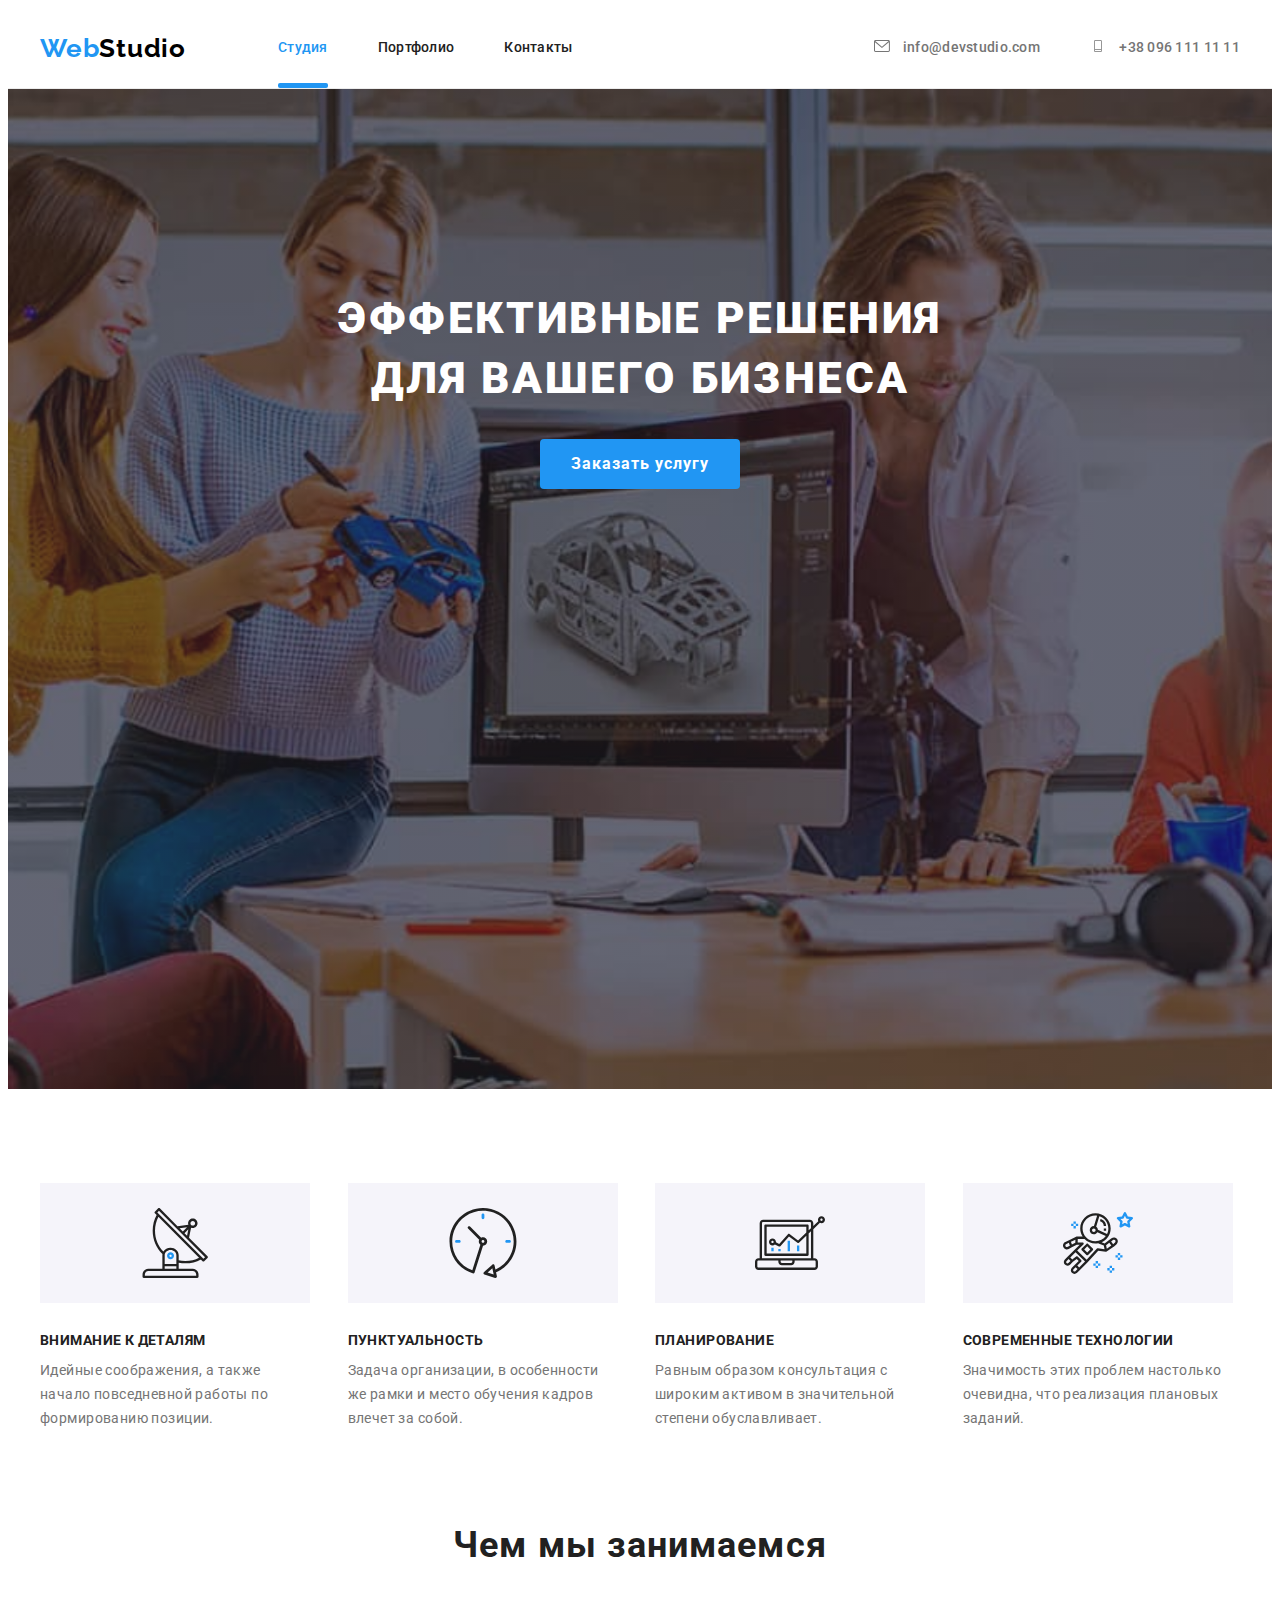
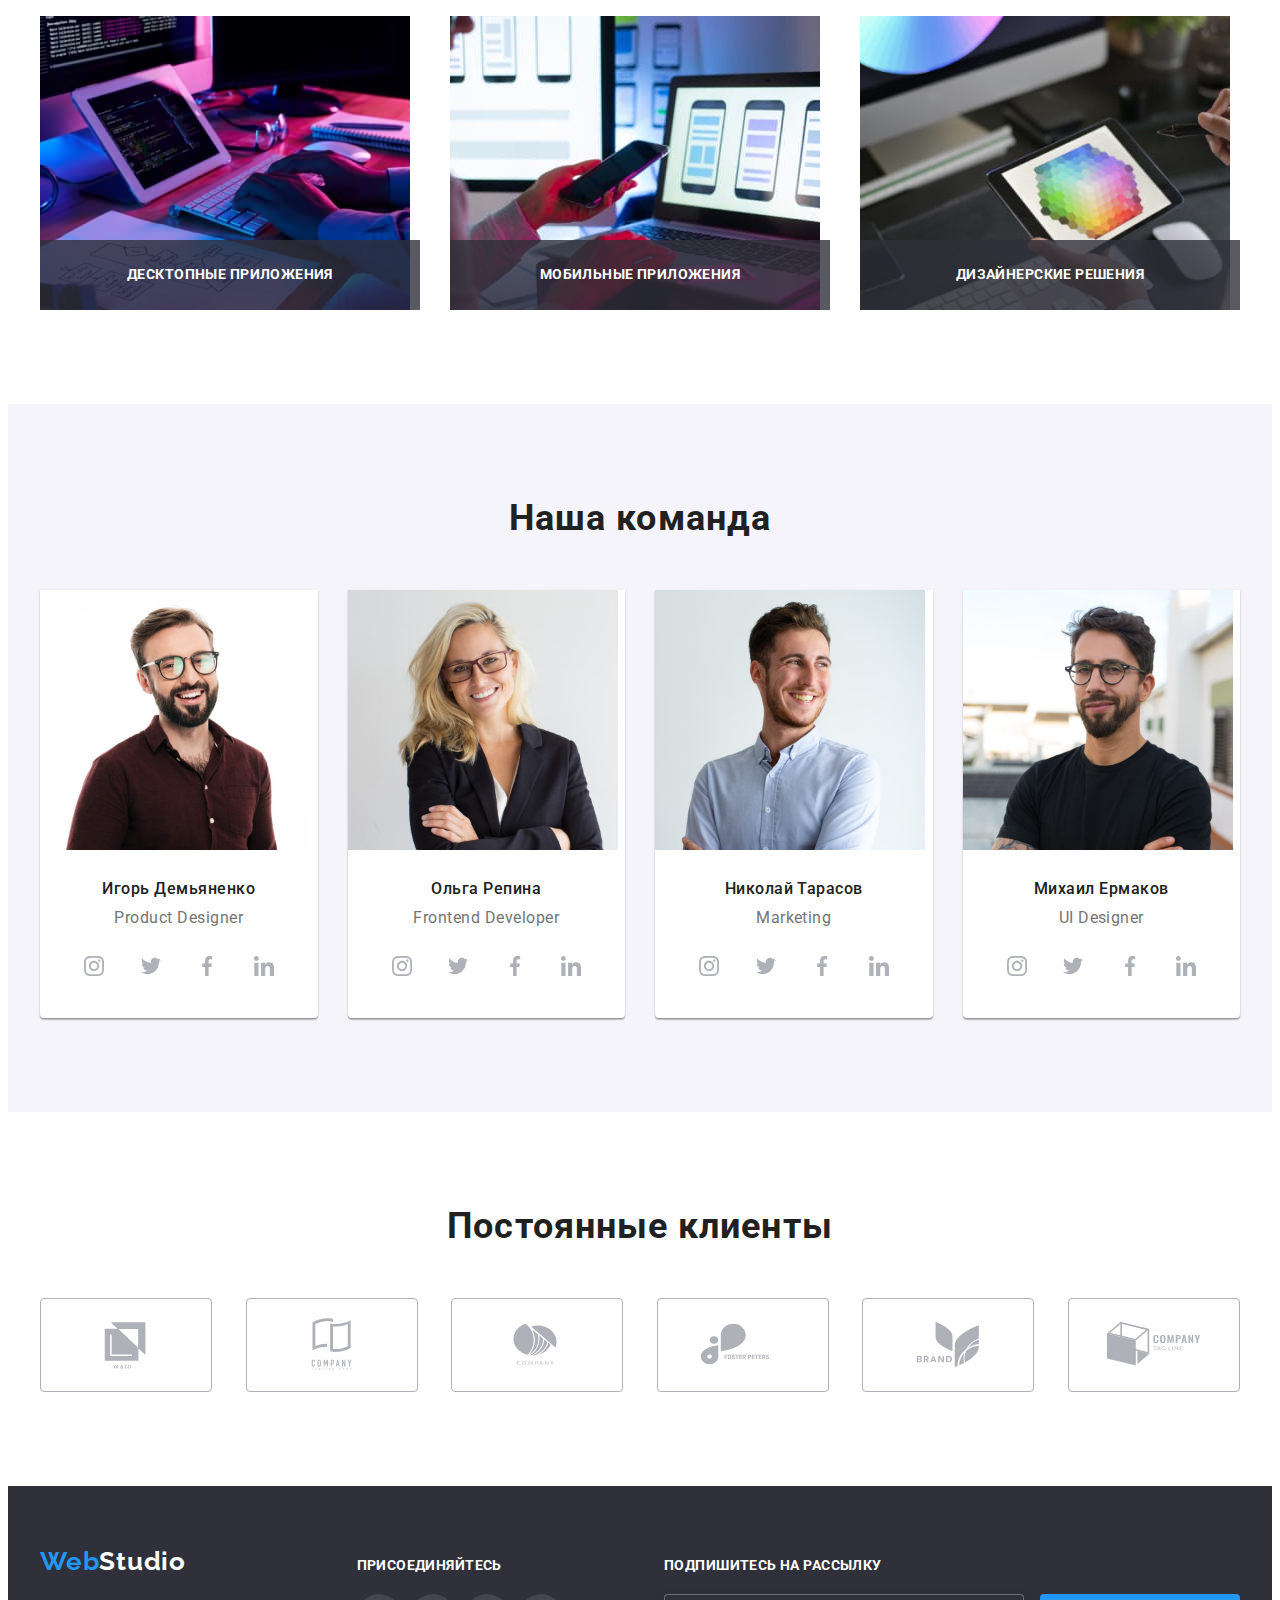
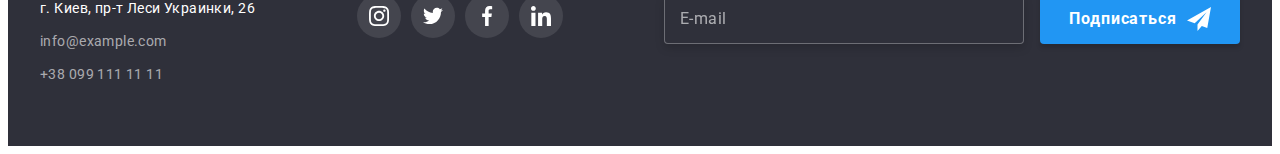
<file: index.html>
<!DOCTYPE html>
<html lang="ru">
  <head>
    <meta charset="UTF-8" />
    <meta http-equiv="X-UA-Compatible" content="IE=edge" />
    <meta name="viewport" content="width=device-width, initial-scale=1.0" />
    <link rel="preconnect" href="https://fonts.googleapis.com" />
    <link rel="preconnect" href="https://fonts.gstatic.com" crossorigin />
    <link
      href="https://fonts.googleapis.com/css2?family=Raleway:wght@700&family=Roboto:wght@400;500;700;900&display=swap"
      rel="stylesheet"
    />
    <link
      rel="stylesheet"
      href="https://cdnjs.cloudflare.com/ajax/libs/modern-normalize/1.1.0/modern-normalize.min.css"
      integrity="sha512-wpPYUAdjBVSE4KJnH1VR1HeZfpl1ub8YT/NKx4PuQ5NmX2tKuGu6U/JRp5y+Y8XG2tV+wKQpNHVUX03MfMFn9Q=="
      crossorigin="anonymous"
      referrerpolicy="no-referrer"
    />
    <link rel="stylesheet" href="./css/styles.css" />
    <title>WebStudio</title>
  </head>
  <body>
    <!-- Шапка страницы -->
    <header class="header-section">
      <div class="conteiner header-conteiner">
        <nav class="site-nav">
          <a class="logo link" href="./index.html" lang="en"
            >Web<span class="logo-black" lang="en">Studio</span>
          </a>
          <ul class="list site-nav-list">
            <li class="nav-list-item">
              <a href="./index.html" class="nav-link link current">Студия</a>
            </li>
            <li class="nav-list-item">
              <a href="./portfolio.html" class="nav-link link">Портфолио</a>
            </li>
            <li class="nav-list-item"><a href="" class="nav-link link">Контакты</a></li>
          </ul>
        </nav>
        <!-- Емейл и телефон -->
        <a href="mailto:info@devstudio.com" class="contacts link">
          <svg class="contacts-icon" width="16" height="12">
            <use href="./images/icons.svg#icon-header-letter"></use>
          </svg>
          info@devstudio.com
        </a>
        <a href="tel:+380961111111" class="contacts link">
          <svg class="contacts-icon" width="16" height="12">
            <use href="./images/icons.svg#icon-header-phone"></use>
          </svg>
          +38 096 111 11 11
        </a>
      </div>
    </header>

    <!-- Баннер -->
    <section class="hero">
      <h1 class="hero-title">
        Эффективные решения <br />
        для вашего бизнеса
      </h1>
      <button type="button" class="hero-button" data-modal-open>Заказать услугу</button>
    </section>
    <!-- Уникальный контент страницы -->
    <main>
      <!-- Преимущества -->
      <section class="benefits-section section">
        <div class="conteiner">
          <h2 class="visually-hidden">Преимущества</h2>
          <ul class="list benefits-section-list">
            <li class="benefits-section-item">
              <div class="benefits-section-icon-sector">
                <svg class="benefits-section-icon" width="70" height="70">
                  <use href="./images/icons.svg#icon-benefits-antenna"></use>
                </svg>
              </div>
              <h3 class="benefits-title">Внимание к деталям</h3>
              <p class="benefits-text">
                Идейные соображения, а также начало повседневной работы по формированию позиции.
              </p>
            </li>
            <li class="benefits-section-item">
              <div class="benefits-section-icon-sector">
                <svg class="benefits-section-icon" width="70" height="70">
                  <use href="./images/icons.svg#icon-benefits-clock"></use>
                </svg>
              </div>
              <h3 class="benefits-title">Пунктуальность</h3>
              <p class="benefits-text">
                Задача организации, в особенности же рамки и место обучения кадров влечет за собой.
              </p>
            </li>
            <li class="benefits-section-item">
              <div class="benefits-section-icon-sector">
                <svg class="benefits-section-icon" width="70" height="70">
                  <use href="./images/icons.svg#icon-benefits-diagram"></use>
                </svg>
              </div>
              <h3 class="benefits-title">Планирование</h3>
              <p class="benefits-text">
                Равным образом консультация с широким активом в значительной степени обуславливает.
              </p>
            </li>
            <li class="benefits-section-item">
              <div class="benefits-section-icon-sector">
                <svg class="benefits-section-icon" width="70" height="70">
                  <use href="./images/icons.svg#icon-benefits-astronaut"></use>
                </svg>
              </div>
              <h3 class="benefits-title">Современные технологии</h3>
              <p class="benefits-text">
                Значимость этих проблем настолько очевидна, что реализация плановых заданий.
              </p>
            </li>
          </ul>
        </div>
      </section>
      <!-- Чем мы занимаемся -->
      <section class="about-us-section section">
        <div class="conteiner">
          <h2 class="about-us-section-title">Чем мы занимаемся</h2>
          <ul class="list about-us-section-list">
            <li class="about-us-section-item">
              <img
                src="./images/main-page/about-us-1.jpg"
                alt="человек программирует за компьютером"
                width="370"
              />
              <p class="about-us-text">Десктопные приложения</p>
            </li>
            <li class="about-us-section-item">
              <img
                src="./images/main-page/about-us-2.jpg"
                alt="человек работает за ноутбуком с телефоном"
                width="370"
              />
              <p class="about-us-text">Мобильные приложения</p>
            </li>
            <li class="about-us-section-item">
              <img
                src="./images/main-page/about-us-3.jpg"
                alt="человек рассматривает цветовую палитру на планшете"
                width="370"
              />
              <p class="about-us-text">Дизайнерские решения</p>
            </li>
          </ul>
        </div>
      </section>
      <!-- Наша команда -->
      <section class="our-team-section section">
        <div class="conteiner">
          <h2 class="our-team-section-title">Наша команда</h2>
          <ul class="list our-team-section-list">
            <li class="member-card">
              <img
                src="./images/main-page/komanda1.jpg"
                alt="мужчина в коричневой рубашке и очках"
                width="270"
              />
              <div class="member-card-information">
                <h3 class="our-team-member-name">Игорь Демьяненко</h3>
                <p class="our-team-position" lang="en">Product Designer</p>
                <ul class="social-list list">
                  <li class="social-list-item">
                    <a class="social-list-link" href="">
                      <svg class="social-list-icon" width="20" height="20">
                        <use href="./images/icons.svg#icon-instagram"></use>
                      </svg>
                    </a>
                  </li>
                  <li class="social-list-item">
                    <a class="social-list-link" href="">
                      <svg class="social-list-icon" width="20" height="20">
                        <use href="./images/icons.svg#icon-twitter"></use>
                      </svg>
                    </a>
                  </li>
                  <li class="social-list-item">
                    <a class="social-list-link" href="">
                      <svg class="social-list-icon" width="20" height="20">
                        <use href="./images/icons.svg#icon-facebook"></use>
                      </svg>
                    </a>
                  </li>
                  <li class="social-list-item">
                    <a class="social-list-link" href="">
                      <svg class="social-list-icon" width="20" height="20">
                        <use href="./images/icons.svg#icon-linkedin"></use>
                      </svg>
                    </a>
                  </li>
                </ul>
              </div>
            </li>
            <li class="member-card">
              <img
                src="./images/main-page/komanda2.jpg"
                alt="женщина в черном пиджаке и очках"
                width="270"
              />
              <div class="member-card-information">
                <h3 class="our-team-member-name">Ольга Репина</h3>
                <p class="our-team-position" lang="en">Frontend Developer</p>
                <ul class="social-list list">
                  <li class="social-list-item">
                    <a class="social-list-link" href="">
                      <svg class="social-list-icon" width="20" height="20">
                        <use href="./images/icons.svg#icon-instagram"></use>
                      </svg>
                    </a>
                  </li>
                  <li class="social-list-item">
                    <a class="social-list-link" href="">
                      <svg class="social-list-icon" width="20" height="20">
                        <use href="./images/icons.svg#icon-twitter"></use>
                      </svg>
                    </a>
                  </li>
                  <li class="social-list-item">
                    <a class="social-list-link" href="">
                      <svg class="social-list-icon" width="20" height="20">
                        <use href="./images/icons.svg#icon-facebook"></use>
                      </svg>
                    </a>
                  </li>
                  <li class="social-list-item">
                    <a class="social-list-link" href="">
                      <svg class="social-list-icon" width="20" height="20">
                        <use href="./images/icons.svg#icon-linkedin"></use>
                      </svg>
                    </a>
                  </li>
                </ul>
              </div>
            </li>
            <li class="member-card">
              <img
                src="./images/main-page/komanda3.jpg"
                alt="мужчина в белой рубашке"
                width="270"
              />
              <div class="member-card-information">
                <h3 class="our-team-member-name">Николай Тарасов</h3>
                <p class="our-team-position" lang="en">Marketing</p>
                <ul class="social-list list">
                  <li class="social-list-item">
                    <a class="social-list-link" href="">
                      <svg class="social-list-icon" width="20" height="20">
                        <use href="./images/icons.svg#icon-instagram"></use>
                      </svg>
                    </a>
                  </li>
                  <li class="social-list-item">
                    <a class="social-list-link" href="">
                      <svg class="social-list-icon" width="20" height="20">
                        <use href="./images/icons.svg#icon-twitter"></use>
                      </svg>
                    </a>
                  </li>
                  <li class="social-list-item">
                    <a class="social-list-link" href="">
                      <svg class="social-list-icon" width="20" height="20">
                        <use href="./images/icons.svg#icon-facebook"></use>
                      </svg>
                    </a>
                  </li>
                  <li class="social-list-item">
                    <a class="social-list-link" href="">
                      <svg class="social-list-icon" width="20" height="20">
                        <use href="./images/icons.svg#icon-linkedin"></use>
                      </svg>
                    </a>
                  </li>
                </ul>
              </div>
            </li>
            <li class="member-card">
              <img
                src="./images/main-page/komanda4.jpg"
                alt="мужчина в черной футболке"
                width="270"
              />
              <div class="member-card-information">
                <h3 class="our-team-member-name">Михаил Ермаков</h3>
                <p class="our-team-position" lang="en">UI Designer</p>
                <ul class="social-list list">
                  <li class="social-list-item">
                    <a class="social-list-link" href="">
                      <svg class="social-list-icon" width="20" height="20">
                        <use href="./images/icons.svg#icon-instagram"></use>
                      </svg>
                    </a>
                  </li>
                  <li class="social-list-item">
                    <a class="social-list-link" href="">
                      <svg class="social-list-icon" width="20" height="20">
                        <use href="./images/icons.svg#icon-twitter"></use>
                      </svg>
                    </a>
                  </li>
                  <li class="social-list-item">
                    <a class="social-list-link" href="">
                      <svg class="social-list-icon" width="20" height="20">
                        <use href="./images/icons.svg#icon-facebook"></use>
                      </svg>
                    </a>
                  </li>
                  <li class="social-list-item">
                    <a class="social-list-link" href="">
                      <svg class="social-list-icon" width="20" height="20">
                        <use href="./images/icons.svg#icon-linkedin"></use>
                      </svg>
                    </a>
                  </li>
                </ul>
              </div>
            </li>
          </ul>
        </div>
      </section>
      <!-- Наши клиенты -->
      <section class="clients-section section">
        <div class="conteiner">
          <h2 class="clients-section-title">Постоянные клиенты</h2>
          <ul class="clients-list list">
            <li class="clients-list-item">
              <a class="clients-list-link" href="">
                <svg class="clients-list-icon" width="106" height="60">
                  <use href="./images/icons.svg#icon-client-logo-1"></use>
                </svg>
              </a>
            </li>
            <li class="clients-list-item">
              <a class="clients-list-link" href="">
                <svg class="clients-list-icon" width="106" height="60">
                  <use href="./images/icons.svg#icon-client-logo-2"></use>
                </svg>
              </a>
            </li>
            <li class="clients-list-item">
              <a class="clients-list-link" href="">
                <svg class="clients-list-icon" width="106" height="60">
                  <use href="./images/icons.svg#icon-client-logo-3"></use>
                </svg>
              </a>
            </li>
            <li class="clients-list-item">
              <a class="clients-list-link" href="">
                <svg class="clients-list-icon" width="106" height="60">
                  <use href="./images/icons.svg#icon-client-logo-4"></use>
                </svg>
              </a>
            </li>
            <li class="clients-list-item">
              <a class="clients-list-link" href="">
                <svg class="clients-list-icon" width="106" height="60">
                  <use href="./images/icons.svg#icon-client-logo-5"></use>
                </svg>
              </a>
            </li>
            <li class="clients-list-item">
              <a class="clients-list-link" href="">
                <svg class="clients-list-icon" width="106" height="60">
                  <use href="./images/icons.svg#icon-client-logo-6"></use>
                </svg>
              </a>
            </li>
          </ul>
        </div>
      </section>
    </main>

    <!-- Подвал -->
    <footer class="footer">
      <div class="footer-conteiner conteiner">
        <div class="footer-address-block">
          <a href="./index.html" class="logo link" lang="en"
            >Web<span class="logo-white" lang="en">Studio</span>
          </a>
          <address>
            <ul class="list">
              <li class="footer-list-item">
                <a href="https://goo.gl/maps/PEtUD6FRup9HMeJw8" class="address-footer link"
                  >г. Киев, пр-т Леси Украинки, 26
                </a>
              </li>
              <li class="footer-list-item">
                <a href="mailto:info@example.com" class="contacts-footer link">info@example.com</a>
              </li>
              <li class="footer-list-item">
                <a href="tel:+380991111111" class="contacts-footer link">+38 099 111 11 11</a>
              </li>
            </ul>
          </address>
        </div>
        <div class="connect-us-block">
          <h3 class="connect-us">присоединяйтесь</h3>
          <ul class="connect-social-list list">
            <li class="connect-social-list-item">
              <a class="connect-social-list-link" href="">
                <svg class="connect-social-list-icon" width="20" height="20">
                  <use href="./images/icons.svg#icon-instagram"></use>
                </svg>
              </a>
            </li>
            <li class="connect-social-list-item">
              <a class="connect-social-list-link" href="">
                <svg class="connect-social-list-icon" width="20" height="20">
                  <use href="./images/icons.svg#icon-twitter"></use>
                </svg>
              </a>
            </li>
            <li class="connect-social-list-item">
              <a class="connect-social-list-link" href="">
                <svg class="connect-social-list-icon" width="20" height="20">
                  <use href="./images/icons.svg#icon-facebook"></use>
                </svg>
              </a>
            </li>
            <li class="connect-social-list-item">
              <a class="connect-social-list-link" href="">
                <svg class="connect-social-list-icon" width="20" height="20">
                  <use href="./images/icons.svg#icon-linkedin"></use>
                </svg>
              </a>
            </li>
          </ul>
        </div>
        <div class="footer-subscription">
          <p class="footer-sub-title">Подпишитесь на рассылку</p>
          <form class="footer-sub-form">
            <input name="email" type="email" class="footer-email-sub" placeholder="E-mail" />
            <button type="submit" class="sub-btn">
              Подписаться
              <svg class="sub-icon">
                <use href="./images/icons.svg#icon-sub-btn"></use>
              </svg>
            </button>
          </form>
        </div>
      </div>
    </footer>

    <!-- Бэкдроп -->
    <div class="backdrop is-hidden" data-modal>
      <div class="modal">
        <button type="button" class="modal-close-btn" data-modal-close>
          <svg class="modal-close-icon">
            <use href="./images/icons.svg#icon-close-btn"></use>
          </svg>
        </button>

        <form class="contact-form">
          <p class="contact-form-name">Оставьте свои данные, мы вам перезвоним</p>
          <label class="contact-form-field">
            <span class="contact-form-field-text">Имя</span>
            <span class="contact-form-input-wrapper">
              <input name="user-name" class="contact-form-input" type="text" />
              <svg class="contact-form-icon">
                <use href="./images/icons.svg#icon-name"></use>
              </svg>
            </span>
          </label>
          <label class="contact-form-field">
            <span class="contact-form-field-text">Телефон</span>
            <span class="contact-form-input-wrapper">
              <input name="user-phone" class="contact-form-input" type="tel" />
              <svg class="contact-form-icon">
                <use href="./images/icons.svg#icon-phone"></use>
              </svg>
            </span>
          </label>

          <label class="contact-form-field">
            <span class="contact-form-field-text">Почта</span>
            <span class="contact-form-input-wrapper">
              <input name="user-mail" class="contact-form-input" type="email" />
              <svg class="contact-form-icon">
                <use href="./images/icons.svg#icon-email"></use>
              </svg>
            </span>
          </label>

          <label class="contact-form-field">
            <span class="contact-form-field-text">Комментарий</span>
            <textarea
              name="user-massege"
              class="contacts-form-messege"
              placeholder="Введите текст"
            ></textarea>
          </label>

          <div class="contact-form-checkbox-wrapper">
            <input
              name="accept-policy"
              type="checkbox"
              class="contact-form-checkbox visually-hidden"
              required
              id="policy-checkbox"
            />
            <label for="policy-checkbox" class="contact-form-checkbox-label">
              Соглашаюсь с рассылкой и принимаю
              <a class="policy-link" href="">Условия договора</a></label
            >
          </div>

          <button type="submit" class="contact-form-submit-btn">Отправить</button>
        </form>
      </div>
    </div>
    <script src="./modal.js"></script>
  </body>
</html>
</file>
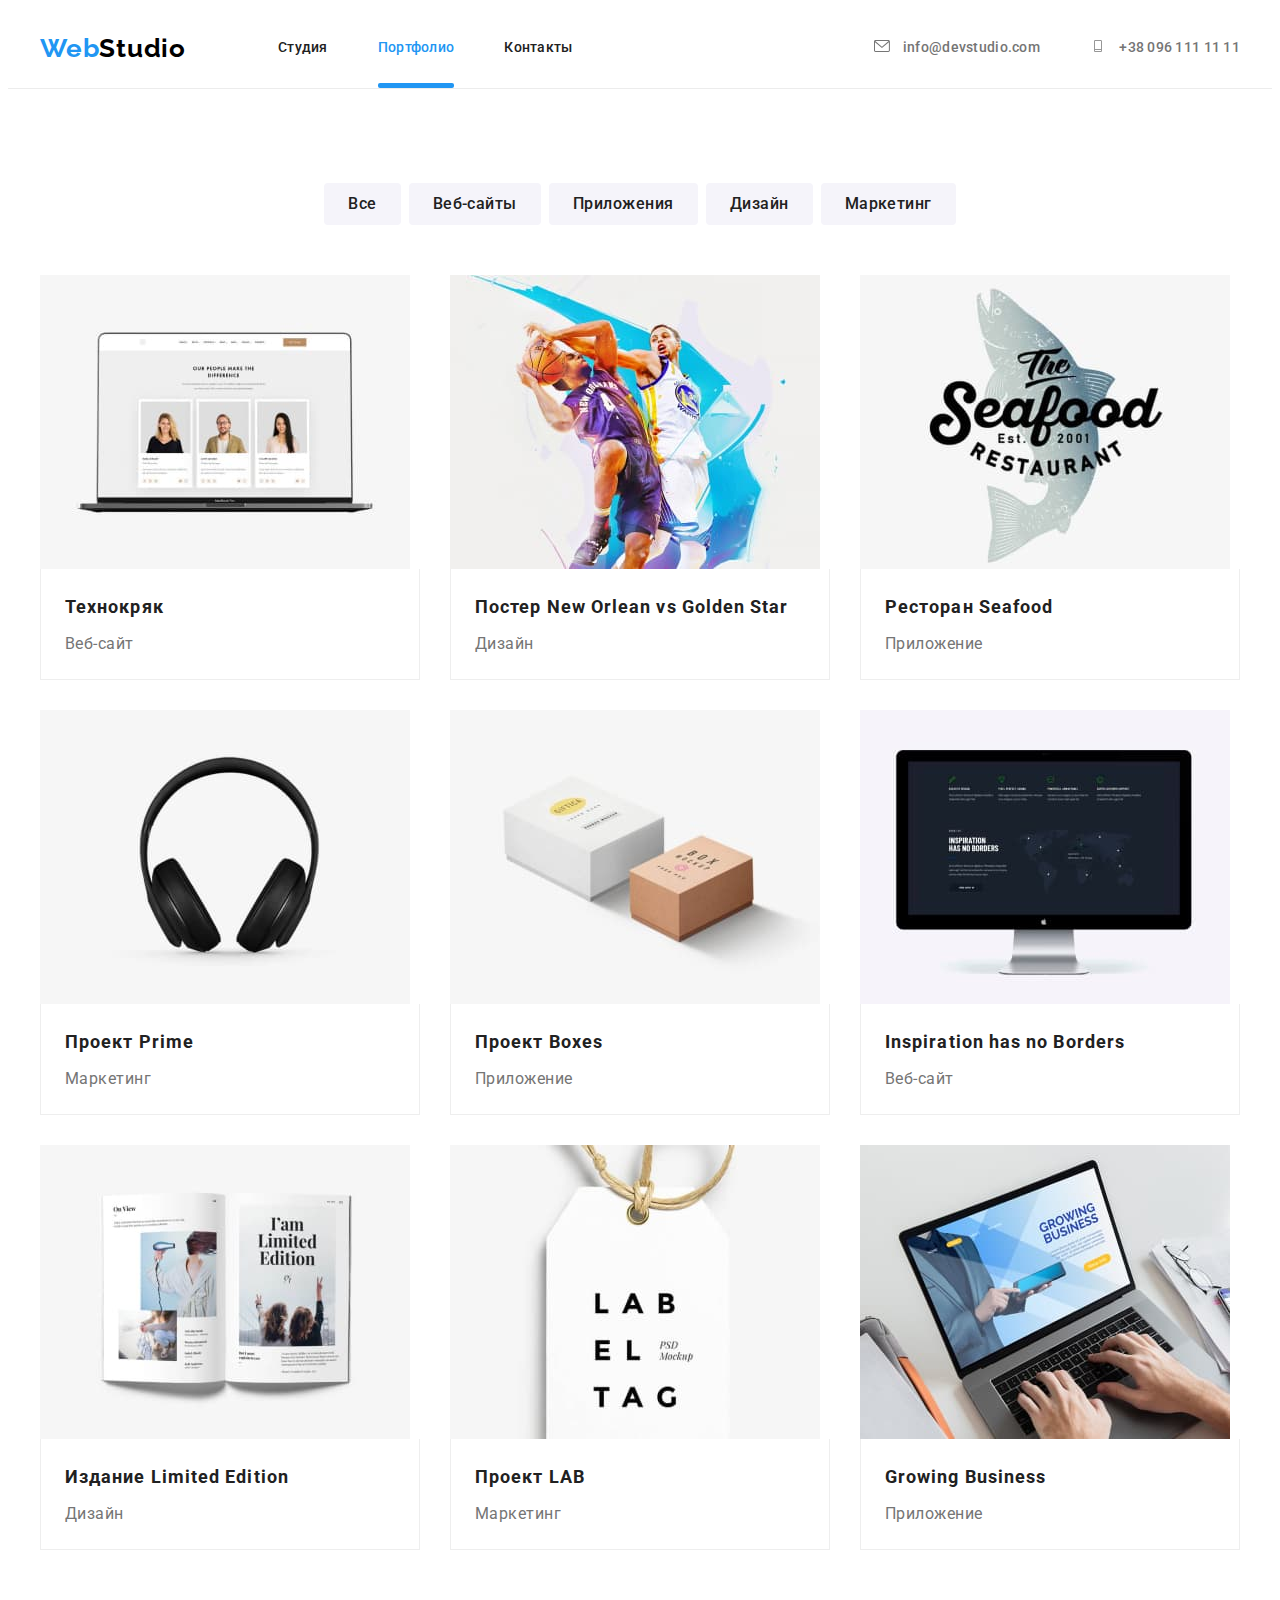
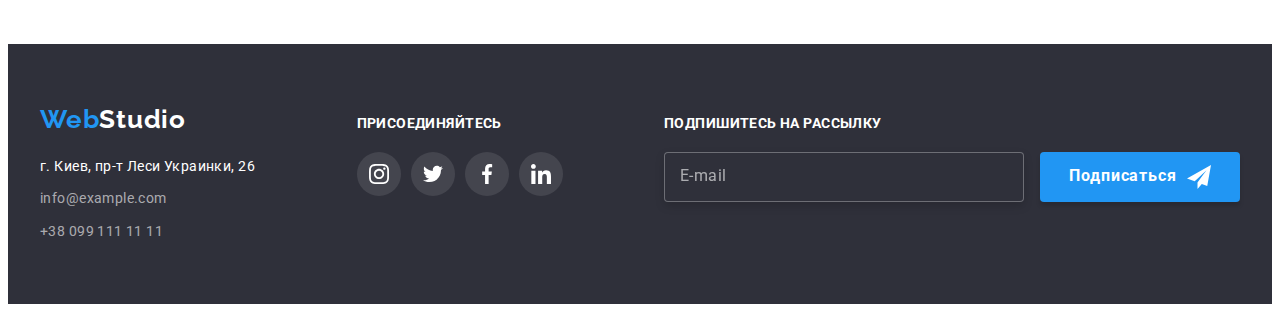
<file: portfolio.html>
<!DOCTYPE html>
<html lang="ru">
  <head>
    <meta charset="UTF-8" />
    <meta http-equiv="X-UA-Compatible" content="IE=edge" />
    <meta name="viewport" content="width=device-width, initial-scale=1.0" />
    <link rel="preconnect" href="https://fonts.googleapis.com" />
    <link rel="preconnect" href="https://fonts.gstatic.com" crossorigin />
    <link
      href="https://fonts.googleapis.com/css2?family=Raleway:wght@700&family=Roboto:wght@400;500;700;900&display=swap"
      rel="stylesheet"
    />
    <link
      rel="stylesheet"
      href="https://cdnjs.cloudflare.com/ajax/libs/modern-normalize/1.1.0/modern-normalize.min.css"
      integrity="sha512-wpPYUAdjBVSE4KJnH1VR1HeZfpl1ub8YT/NKx4PuQ5NmX2tKuGu6U/JRp5y+Y8XG2tV+wKQpNHVUX03MfMFn9Q=="
      crossorigin="anonymous"
      referrerpolicy="no-referrer"
    />
    <link rel="stylesheet" href="./css/styles.css" />
    <title>Portfolio</title>
  </head>
  <body>
    <!-- Шапка страницы -->
    <header class="header-section">
      <div class="conteiner header-conteiner">
        <nav class="site-nav">
          <a class="logo link" href="./index.html" lang="en"
            >Web<span class="logo-black" lang="en">Studio</span>
          </a>
          <ul class="list site-nav-list">
            <li class="nav-list-item">
              <a href="./index.html" class="nav-link link">Студия</a>
            </li>
            <li class="nav-list-item">
              <a href="./portfolio.html" class="nav-link link current">Портфолио</a>
            </li>
            <li class="nav-list-item"><a href="" class="nav-link link">Контакты</a></li>
          </ul>
        </nav>
        <!-- Емейл и телефон -->
        <a href="mailto:info@devstudio.com" class="contacts link">
          <svg class="contacts-icon" width="16" height="12">
            <use href="./images/icons.svg#icon-header-letter"></use>
          </svg>
          info@devstudio.com
        </a>
        <a href="tel:+380961111111" class="contacts link">
          <svg class="contacts-icon" width="16" height="12">
            <use href="./images/icons.svg#icon-header-phone"></use>
          </svg>
          +38 096 111 11 11
        </a>
      </div>
    </header>
    <!-- Уникальная часть страницы -->
    <main>
      <section class="portfolio-section section">
        <div class="conteiner">
          <h1 class="visually-hidden">Портфолио</h1>
          <!-- Фильтр -->
          <ul class="list button-list">
            <li class="button-list-item">
              <button type="button" class="portfolio-button">Все</button>
            </li>
            <li class="button-list-item">
              <button type="button" class="portfolio-button">Веб-сайты</button>
            </li>
            <li class="button-list-item">
              <button type="button" class="portfolio-button">Приложения</button>
            </li>
            <li class="button-list-item">
              <button type="button" class="portfolio-button">Дизайн</button>
            </li>
            <li class="button-list-item">
              <button type="button" class="portfolio-button">Маркетинг</button>
            </li>
          </ul>
          <!-- Галерея Портфолио -->
          <ul class="list portfolio-list">
            <li class="portfolio-list-item">
              <a class="portfolio-list-link link" href="">
                <div class="portfolio-img">
                  <img
                  src="./images/portfolio-page/img-1.jpg"
                  alt="на экране ноутбука - сайт"
                  width="370"
                  />
                  <p class="portfolio-overlay">Технокряк это современная площадка распространения
                  коронавируса. Компании используют эту платформу для
                  цифрового шпионажа и атак на защищённые сервера конкурентов.</p>
                </div>
                
                <div class="portfolio-information">
                  <h2 class="portfolio-title">Технокряк</h2>
                  <p class="portfolio-text">Веб-сайт</p>
                </div>
              </a>
            </li>
            <li class="portfolio-list-item">
              <a class="portfolio-list-link link" href="">
                <div class="portfolio-img">
                  <img
                    src="./images/portfolio-page/img-2.jpg"
                    alt="Постер - парни играют в баскетбол"
                    width="370"
                  />
                  <p class="portfolio-overlay">Технокряк это современная площадка распространения
                    коронавируса. Компании используют эту платформу для
                    цифрового шпионажа и атак на защищённые сервера конкурентов.</p>
                </div>
                <div class="portfolio-information">
                  <h2 class="portfolio-title">
                    Постер <span lang="en">New Orlean vs Golden Star</span>
                  </h2>
                  <p class="portfolio-text">Дизайн</p>
                </div>
              </a>
            </li>
            <li class="portfolio-list-item">
              <a class="portfolio-list-link link" href="">
                <div class="portfolio-img">
                  <img
                    src="./images/portfolio-page/img-3.jpg"
                    alt="Логотип рыбного ресторана"
                    width="370"
                  />
                  <p class="portfolio-overlay">Технокряк это современная площадка распространения
                    коронавируса. Компании используют эту платформу для
                    цифрового шпионажа и атак на защищённые сервера конкурентов.</p>
                </div>
                <div class="portfolio-information">
                  <h2 class="portfolio-title">Ресторан <span lang="en">Seafood</span></h2>
                  <p class="portfolio-text">Приложение</p>
                </div>
              </a>
            </li>
            <li class="portfolio-list-item">
              <a class="portfolio-list-link link" href="">
                <div class="portfolio-img">
                  <img src="./images/portfolio-page/img-4.jpg" alt="Наушники" width="370" />
                  <p class="portfolio-overlay">Технокряк это современная площадка распространения
                    коронавируса. Компании используют эту платформу для
                    цифрового шпионажа и атак на защищённые сервера конкурентов.</p>
                </div>
                <div class="portfolio-information">
                  <h2 class="portfolio-title">Проект <span lang="en">Prime</span></h2>
                  <p class="portfolio-text">Маркетинг</p>
                </div>
              </a>
            </li>
            <li class="portfolio-list-item">
              <a class="portfolio-list-link link" href="">
                <div class="portfolio-img">
                  <img src="./images/portfolio-page/img-5.jpg" alt="Две коробки" width="370" />
                  <p class="portfolio-overlay">Технокряк это современная площадка распространения
                    коронавируса. Компании используют эту платформу для
                    цифрового шпионажа и атак на защищённые сервера конкурентов.</p>
                </div>
                <div class="portfolio-information">
                  <h2 class="portfolio-title">Проект <span lang="en">Boxes</span></h2>
                  <p class="portfolio-text">Приложение</p>
                </div>
              </a>
            </li>
            <li class="portfolio-list-item">
              <a class="portfolio-list-link link" href="">
                <div class="portfolio-img">
                  <img src="./images/portfolio-page/img-6.jpg" alt="Монитор компьютера" width="370" />
                  <p class="portfolio-overlay">Технокряк это современная площадка распространения
                    коронавируса. Компании используют эту платформу для
                    цифрового шпионажа и атак на защищённые сервера конкурентов.</p>
                </div>
                <div class="portfolio-information">
                  <h2 class="portfolio-title" lang="en">Inspiration has no Borders</h2>
                  <p class="portfolio-text">Веб-сайт</p>
                </div>
              </a>
            </li>
            <li class="portfolio-list-item">
              <a class="portfolio-list-link link" href="">
                <div class="portfolio-img">
                  <img src="./images/portfolio-page/img-7.jpg" alt="Открытая книга" width="370" />
                  <p class="portfolio-overlay">Технокряк это современная площадка распространения
                    коронавируса. Компании используют эту платформу для
                    цифрового шпионажа и атак на защищённые сервера конкурентов.</p>
                </div>
                <div class="portfolio-information">
                  <h2 class="portfolio-title">Издание <span lang="en">Limited Edition</span></h2>
                  <p class="portfolio-text">Дизайн</p>
                </div>
              </a>
            </li>
            <li class="portfolio-list-item">
              <a class="portfolio-list-link link" href="">
                <div class="portfolio-img">
                  <img src="./images/portfolio-page/img-8.jpg" alt="Бирка" width="370" />
                  <p class="portfolio-overlay">Технокряк это современная площадка распространения
                    коронавируса. Компании используют эту платформу для
                    цифрового шпионажа и атак на защищённые сервера конкурентов.</p>
                </div>
                <div class="portfolio-information">
                  <h2 class="portfolio-title">Проект <span lang="en">LAB</span></h2>
                  <p class="portfolio-text">Маркетинг</p>
                </div>
              </a>
            </li>
            <li class="portfolio-list-item">
              <a class="portfolio-list-link link" href="">
                <div class="portfolio-img">
                  <img
                    src="./images/portfolio-page/img-9.jpg"
                    alt="Человек работает за ноутбуком"
                    width="370"
                  />
                  <p class="portfolio-overlay">Технокряк это современная площадка распространения
                    коронавируса. Компании используют эту платформу для
                    цифрового шпионажа и атак на защищённые сервера конкурентов.</p>
                </div>
                <div class="portfolio-information">
                  <h2 class="portfolio-title" lang="en">Growing Business</h2>
                  <p class="portfolio-text">Приложение</p>
                </div>
              </a>
            </li>
          </ul>
        </div>
      </section>
    </main>
    <!-- Подвал -->
    <footer class="footer">
      <div class="footer-conteiner conteiner">
        <div class="footer-address-block">
          <a href="./index.html" class="logo link" lang="en">Web<span class="logo-white" lang="en">Studio</span>
          </a>
          <address>
            <ul class="list">
              <li class="footer-list-item">
                <a href="https://goo.gl/maps/PEtUD6FRup9HMeJw8" class="address-footer link">г. Киев, пр-т Леси Украинки, 26
                </a>
              </li>
              <li class="footer-list-item">
                <a href="mailto:info@example.com" class="contacts-footer link">info@example.com</a>
              </li>
              <li class="footer-list-item">
                <a href="tel:+380991111111" class="contacts-footer link">+38 099 111 11 11</a>
              </li>
            </ul>
          </address>
        </div>
        <div class="connect-us-block">
          <h3 class="connect-us">присоединяйтесь</h3>
          <ul class="connect-social-list list">
            <li class="connect-social-list-item">
              <a class="connect-social-list-link" href="">
                <svg class="connect-social-list-icon" width="20" height="20">
                  <use href="./images/icons.svg#icon-instagram"></use>
                </svg>
              </a>
            </li>
            <li class="connect-social-list-item">
              <a class="connect-social-list-link" href="">
                <svg class="connect-social-list-icon" width="20" height="20">
                  <use href="./images/icons.svg#icon-twitter"></use>
                </svg>
              </a>
            </li>
            <li class="connect-social-list-item">
              <a class="connect-social-list-link" href="">
                <svg class="connect-social-list-icon" width="20" height="20">
                  <use href="./images/icons.svg#icon-facebook"></use>
                </svg>
              </a>
            </li>
            <li class="connect-social-list-item">
              <a class="connect-social-list-link" href="">
                <svg class="connect-social-list-icon" width="20" height="20">
                  <use href="./images/icons.svg#icon-linkedin"></use>
                </svg>
              </a>
            </li>
          </ul>
        </div>
        <div class="footer-subscription">
          <p class="footer-sub-title">Подпишитесь на рассылку</p>
          <form class="footer-sub-form">
            <input name="email" type="email" class="footer-email-sub" placeholder="E-mail" />
            <button type="submit" class="sub-btn">
              Подписаться
              <svg class="sub-icon">
                <use href="./images/icons.svg#icon-sub-btn"></use>
              </svg>
            </button>
          </form>
        </div>
      </div>
    </footer>
  </body>
</html>
</file>
<file: css/styles.css>
:root {
  --primary-font-family: Roboto, sans-serif;
  --secondary-font-family: Raleway, sans-serif;
  --accent: #2196f3;
  --secondary-blue-accent: #188ce8;
  --secondary-black-accent: #000000;
  --secondary-white-accent: #ffffff;
  --primary-text-color: #212121;
  --secondary-text-color: #757575;
  --secondary-text-color-alfa: rgba(255, 255, 255, 0.6);
  --header-background-color: #ffffff;
  --secondary-background-color: #2f303a;
  --our-team-background-color: #f5f4fa;
}

body {
  color: var(--primary-text-color);
  font-family: var(--primary-font-family);
  background-color: var(--header-background-color);
}

/* =======Стили для сброса======= */
.list {
  list-style: none;
}

.link {
  text-decoration: none;
}

.visually-hidden {
  position: absolute;
  width: 1px;
  height: 1px;
  margin: -1px;
  padding: 0;
  overflow: hidden;
  border: 0;
  clip: rect(0 0 0 0);
}

h1,
h2,
h3,
h4,
p {
  margin-top: 0;
  margin-bottom: 0;
}

ul,
ol {
  margin-top: 0;
  margin-bottom: 0;
  padding-left: 0;
}

img {
  display: block;
  max-width: 100%;
  height: auto;
}

.conteiner {
  width: 1200px;
  margin-left: auto;
  margin-right: auto;
  padding-left: 15px;
  padding-right: 15px;
}

.section {
  padding-top: 94px;
  padding-bottom: 94px;
}

/* Шапка сайта */
.header-section {
  background-color: var(--header-background-color);
  border-bottom: 1px solid #ececec;
}
.header-conteiner {
  display: flex;
  align-items: center;
}
.site-nav {
  display: flex;
  align-items: center;
}
.site-nav-list {
  display: flex;
}
.logo,
.logo-black {
  font-family: var(--secondary-font-family);
  font-weight: 700;
  font-size: 26px;
  line-height: 1.19;
  letter-spacing: 0.03em;
}
.logo {
  color: var(--accent);
}
.logo-black {
  color: var(--secondary-black-accent);
  margin-right: 92px;
}

.nav-link,
.contacts {
  display: block;
  padding-top: 32px;
  padding-bottom: 32px;
  font-weight: 500;
  font-size: 14px;
  line-height: 1.14;
  letter-spacing: 0.02em;
}
.nav-link {
  color: var(--primary-text-color);
  transition: color 250ms cubic-bezier(0.4, 0, 0.2, 1);
}
.nav-link.current {
  color: var(--accent);
  position: relative;
}
.nav-link.current::after{
  content: " ";
  position: absolute;
  left: 0;
  bottom: 0;
  display: block;
  width: 100%;
  height: 5px;
  background-color: var(--accent);
  border-radius: 2px;
}
.nav-link:hover,
.nav-link:focus {
  color: var(--accent);
}

.nav-list-item:not(:last-child) {
  margin-right: 50px;
}
.contacts:not(:last-child) {
  margin-left: auto;
  margin-right: 50px;
}
.contacts {
  color: var(--secondary-text-color);
  transition: color 250ms cubic-bezier(0.4, 0, 0.2, 1);
}
.contacts:hover,
.contacts:focus {
  color: var(--accent);
}
.contacts-icon {
  margin-right: 10px;
  fill: var(--secondary-text-color);
  transition: fill 250ms cubic-bezier(0.4, 0, 0.2, 1);
}
.contacts:hover .contacts-icon,
.contacts:focus .contacts-icon {
  fill: var(--accent);
}

/* =======Баннер герой======= */
.hero {
  max-width: 1600px;
  min-height: 600px;
  padding-top: 200px;
  padding-bottom: 200px;
  margin-left: auto;
  margin-right: auto;
  background-color: var(--secondary-background-color);
  text-align: center;
  background-image: linear-gradient(to right, rgba(47, 48, 58, 0.4), rgba(47, 48, 58, 0.4)),
    url('../images/hero-banner.jpg');
  background-repeat: no-repeat;
  background-position: center;
  background-size: cover;
}
.hero-title {
  margin-bottom: 30px;
  color: var(--secondary-white-accent);
  font-weight: 900;
  font-size: 44px;
  line-height: 1.36;
  letter-spacing: 0.06em;
  text-transform: uppercase;
}

.hero-button {
  min-width: 200px;
  min-height: 50px;
  padding: 8px 28px;
  border: none;
  border-radius: 4px;
  color: var(--secondary-white-accent);
  background-color: var(--accent);
  transition: background-color 250ms cubic-bezier(0.4, 0, 0.2, 1);
  font-family: inherit;
  font-weight: 700;
  font-size: 16px;
  line-height: 1.87;
  letter-spacing: 0.06em;
  cursor: pointer;
}
.hero-button:hover,
.hero-button:focus {
  background-color: var(--secondary-blue-accent);
}

/* =======Преимущества======= */
.benefits-section {
}
.benefits-section-list {
  display: flex;
  margin-right: -30px;
}
.benefits-section-item {
  min-width: 270px;
  min-height: 101px;
  margin-right: 30px;
  flex-basis: calc((100% - 120px) / 4);
}
.benefits-title {
  margin-bottom: 10px;
  font-weight: 700;
  font-size: 14px;
  line-height: 1.14;
  letter-spacing: 0.03em;
  text-transform: uppercase;
}
.benefits-text {
  width: 270px;
  color: var(--secondary-text-color);
  font-weight: 400;
  font-size: 14px;
  line-height: 1.71;
  letter-spacing: 0.03em;
}
.benefits-section-icon-sector {
  display: flex;
  align-items: center;
  justify-content: center;
  margin-bottom: 30px;
  width: 270px;
  height: 120px;
  background-color: var(--our-team-background-color);
}

/* =======Чем мы занимаемся======= */
.about-us-section {
  padding-top: 0;
}
.about-us-section-list {
  display: flex;
  margin-left: -30px;
}
.about-us-section-title,
.our-team-section-title,
.clients-section-title {
  margin-bottom: 50px;
  font-weight: 700;
  font-size: 36px;
  line-height: 1.16;
  text-align: center;
  letter-spacing: 0.03em;
}
.about-us-section-item {
  margin-left: 30px;
  flex-basis: calc((100% - 90px) / 3);
  position: relative;
}

.about-us-text{
  position: absolute;
  bottom: 0px;
  width: 100%;
  height: 70px;
  display: flex;
  text-align: center;
  align-items: center;
  justify-content: center;
  font-weight: 700;
  font-size: 14px;
  line-height: 1.14;
  text-align: center;
  letter-spacing: 0.03em;
  text-transform: uppercase;
  background-color: rgba(47, 48, 58, 0.8);
  color: var(--header-background-color);
}


/* =======Наша команда======= */
.our-team-section {
  background-color: var(--our-team-background-color);
}
.our-team-section-list {
  display: flex;
  margin-left: -30px;
}
.member-card {
  background-color: var(--header-background-color);
  margin-left: 30px;
  flex-basis: calc((100% - 120px) / 4);
  box-shadow: 0px 1px 3px rgba(0, 0, 0, 0.12), 0px 1px 1px rgba(0, 0, 0, 0.14),
    0px 2px 1px rgba(0, 0, 0, 0.2);
  border-radius: 0px 0px 4px 4px;
}
.member-card-information {
  padding: 30px 32px;
}
.our-team-member-name {
  margin-bottom: 10px;
  font-weight: 500;
  font-size: 16px;
  line-height: 1.18;
  text-align: center;
  letter-spacing: 0.03em;
}
.our-team-position {
  margin-bottom: 16px;
  color: var(--secondary-text-color);
  font-size: 16px;
  line-height: 1.18;
  text-align: center;
  letter-spacing: 0.03em;
}
.social-list {
  display: flex;
  justify-content: space-between;
}
.social-list-icon {
  fill: #afb1b8;
  transition: fill 250ms cubic-bezier(0.4, 0, 0.2, 1);
}
.social-list-link {
  display: flex;
  align-items: center;
  justify-content: center;
  width: 44px;
  height: 44px;
  border-radius: 50%;
  transition: background-color 250ms cubic-bezier(0.4, 0, 0.2, 1);
}
.social-list-link:hover,
.social-list-link:focus {
  background-color: var(--accent);
}
.social-list-link:hover .social-list-icon,
.social-list-link:focus .social-list-icon {
  fill: var(--secondary-white-accent);
}

/* =======Наши клиенты======= */
.clients-list {
  display: flex;
  justify-content: space-between;
}

.clients-list-link {
  display: flex;
  align-items: center;
  justify-content: center;
  border: 1px solid #afb1b8;
  border-radius: 4px;
  width: 170px;
  height: 92px;
  transition: border 250ms cubic-bezier(0.4, 0, 0.2, 1);
}
.clients-list-icon {
  fill: #afb1b8;
  transition: fill 250ms cubic-bezier(0.4, 0, 0.2, 1);
}
.clients-list-link:hover,
.clients-list-link:focus {
  border: 1px solid var(--accent);
}
.clients-list-link:hover .clients-list-icon,
.clients-list-link:focus .clients-list-icon {
  fill: var(--accent);
}
/* =======Футер======= */

.footer {
  background-color: var(--secondary-background-color);
  padding-top: 60px;
  padding-bottom: 60px;
}
.logo-white {
  color: var(--secondary-white-accent);
}
.footer-address-block > .logo {
  padding-bottom: 20px;
  display: block;
}
.address-footer,
.contacts-footer {
  color: var(--secondary-white-accent);
  font-style: normal;
  font-size: 14px;
  line-height: 1.71;
  letter-spacing: 0.03em;
}
.footer-list-item:not(:last-child) {
  margin-bottom: 9px;
}
.contacts-footer {
  color: var(--secondary-text-color-alfa);
  transition: color 250ms cubic-bezier(0.4, 0, 0.2, 1);
}

.contacts-footer:hover,
.contacts-footer:focus {
  color: var(--accent);
}
.footer-conteiner {
  display: flex;
  align-items: baseline;
  justify-content: space-between;
}

.connect-us {
  margin-bottom: 20px;
  font-weight: 700;
  font-size: 14px;
  line-height: 1.14;
  letter-spacing: 0.03em;
  text-transform: uppercase;
  color: var(--secondary-white-accent);
}
.connect-social-list {
  display: flex;
  justify-content: space-between;
}
.connect-social-list-item:not(:last-child) {
  margin-right: 10px;
}
.connect-social-list-link {
  display: flex;
  align-items: center;
  justify-content: center;
  width: 44px;
  height: 44px;
  border-radius: 50%;
  background: rgba(255, 255, 255, 0.1);
  transition: background-color 250ms cubic-bezier(0.4, 0, 0.2, 1);
}
.connect-social-list-icon {
  fill: var(--secondary-white-accent);
  transition: fill 250ms cubic-bezier(0.4, 0, 0.2, 1);
}
.connect-social-list-link:hover,
.connect-social-list-link:focus {
  background-color: var(--accent);
}
.connect-social-list-link:hover .connect-social-list-icon,
.connect-social-list-link:focus .connect-social-list-icon {
  fill: var(--secondary-white-accent);
}

.footer-sub-title{
  font-style: normal;
  font-weight: 700;
  font-size: 14px;
  line-height: 1.14;
  letter-spacing: 0.03em;
  text-transform: uppercase;
  color: #FFFFFF;
  margin-bottom: 20px;
}

.footer-email-sub{
  padding: 15px;
  width: 360px;
  height: 50px;
  border: 1px solid rgba(255, 255, 255, 0.3);
  box-sizing: border-box;
  filter: drop-shadow(0px 4px 4px rgba(0, 0, 0, 0.15));
  border-radius: 4px;
  background-color: var(--secondary-background-color) ;
  color: #FFFFFF;
}
.footer-email-sub:hover,
.footer-email-sub:focus{
  border: 1px solid var(--accent);
  outline: none;
}
.footer-email-sub::placeholder{
  font-family: 'Roboto';
font-style: normal;
font-weight: 400;
font-size: 16px;
line-height: 1.25;
letter-spacing: 0.03em;
color: rgba(255, 255, 255, 0.6);
display: flex;
align-items: center;
}


.sub-btn{
  width: 200px;
  height: 50px;
  background-color: var(--accent);
  box-shadow: 0px 4px 4px rgba(0, 0, 0, 0.15);
  border-radius: 4px;
  border: none;
  cursor: pointer;
  font-family: inherit;
  font-style: normal;
  font-weight: 700;
  font-size: 16px;
  line-height: 1.88;
  letter-spacing: 0.06em; 
  color: #FFFFFF;
  display: inline-flex;
  justify-content: center;
  align-items: center;
  margin-left: 12px;
    
}
.sub-icon{
  width: 24px;
  height: 24px;
  fill: var(--header-background-color);
  margin-left: 10px;
}


/* =======Страница ПОРТФОЛИО======= */
.button-list {
  display: flex;
  justify-content: center;
}
.button-list-item:not(:last-child) {
  margin-right: 8px;
  margin-bottom: 50px;
}
.portfolio-button {
  padding: 6px 22px;
  color: var(--primary-text-color);
  background-color: var(--our-team-background-color);
  border-color: transparent;
  border-radius: 4px;
  font-family: inherit;
  font-weight: 500;
  font-size: 16px;
  line-height: 1.62;
  text-align: center;
  letter-spacing: 0.03em;
  cursor: pointer;
  transition: color 250ms cubic-bezier(0.4, 0, 0.2, 1), background-color 250ms cubic-bezier(0.4, 0, 0.2, 1), box-shadow 250ms cubic-bezier(0.4, 0, 0.2, 1);
}
.portfolio-button:hover,
.portfolio-button:focus {
  color: var(--secondary-white-accent);
  background-color: var(--accent);
  box-shadow: 0px 4px 4px rgba(0, 0, 0, 0.25);
}
.portfolio-list {
  display: flex;
  flex-wrap: wrap;
  margin-left: -30px;
  margin-top: -30px;
}
.portfolio-list-item {
  margin-left: 30px;
  margin-top: 30px;
  flex-basis: calc((100% - 90px) / 3);
}
.portfolio-list-link {
  display: block;
  transition: box-shadow 250ms cubic-bezier(0.4, 0, 0.2, 1);
}
.portfolio-list-link:hover,
.portfolio-list-link:focus {
  box-shadow: 0px 4px 4px rgba(0, 0, 0, 0.25);
}
.portfolio-information {
  padding: 20px 24px;
  border-right: solid 1px #eeeeee;
  border-bottom: solid 1px #eeeeee;
  border-left: solid 1px #eeeeee;
}
.portfolio-title {
  margin-bottom: 4px;
  color: var(--primary-text-color);
  font-weight: 700;
  font-size: 18px;
  line-height: 2;
  letter-spacing: 0.06em;
}
.portfolio-text {
  color: var(--secondary-text-color);
  font-size: 16px;
  line-height: 1.87;
  letter-spacing: 0.03em;
}
.portfolio-img {
  position: relative;
  overflow: hidden;
}
.portfolio-overlay {
  position: absolute;
  top: 0;
  left: 0;
  background-color: rgba(33, 150, 243, 0.9);
  padding: 63px 24px;
  height: 294px;
  width: 370px;
  font-weight: 400;
  font-size: 18px;
  line-height: 1.55;
  letter-spacing: 0.03em;
  color: var(--header-background-color);
  transform: translateY(100%);
  transition: transform 250ms cubic-bezier(0.4, 0, 0.2, 1);
}

.portfolio-list-link:hover .portfolio-overlay,
.portfolio-list-link:focus .portfolio-overlay {
  transform: translateY(0%);
}

/* Бэкдроп */
.backdrop{
  position: fixed;
  top: 0;
  left: 0;
  width: 100%;
  height: 100%;
  background-color: rgba(0, 0, 0, 0.2);
  transition: opacity 250ms cubic-bezier(0.4, 0, 0.2, 1), visibility 250ms cubic-bezier(0.4, 0, 0.2, 1);
}
.backdrop.is-hidden{
  opacity: 0;
  visibility: hidden;
  pointer-events: none;
}
.modal{
  position: absolute;
  top: 50%;
  left: 50%;
  transform: translate(-50%, -50%) scale(1);
  width: 530px;
  height: 580px;

  background-color: #fff;
  box-shadow: 0px 1px 3px rgba(0, 0, 0, 0.12),
0px 1px 1px rgba(0, 0, 0, 0.14),
0px 2px 1px rgba(0, 0, 0, 0.2);
  border-radius: 4px;
  padding: 40px;
}
.modal-close-btn{
  position: absolute;
  top: 8px;
  right: 8px;
  display: flex;
  justify-content: center;
  align-items: center;
  width: 30px;
  height: 30px;
  border-radius: 50%;
  border: 1px solid rgba(0, 0, 0, 0.1);
  box-shadow: 0px 1px 3px rgba(0, 0, 0, 0.12);
  background-color: transparent;
  padding: 6px;
  cursor: pointer;
}

.modal-close-icon{
  width: 18px;
  height: 18px;
  fill: var(--secondary-black-accent);
  transition: fill 250ms cubic-bezier(0.4, 0, 0.2, 1);
  
}
.modal-close-icon:hover,
.modal-close-icon:focus{
  fill: var(--accent);
}
.contact-form-name{
  font-style: normal;
  font-weight: 700;
  font-size: 20px;
  line-height: 1.15;
  text-align: center;
  letter-spacing: 0.03em;
  color: var(--primary-text-color);
  margin-bottom: 12px;
}
.contact-form-field{
  display: block;
  margin-bottom: 10px;
}
.contact-form-input{
  width: 100%;
  height: 40px;
  padding-left: 42px;
  border: 1px solid rgba(33, 33, 33, 0.2);
  border-radius: 4px;
  transition: border-color 250ms cubic-bezier(0.4, 0, 0.2, 1) ;
}
.contact-form-input:focus{
  outline: none;
  border-color: var(--accent);
}
.contact-form-icon{
  fill: var(--primary-text-color);
  transition: fill 250ms cubic-bezier(0.4, 0, 0.2, 1);

}
.contact-form-input:focus + .contact-form-icon{
  fill: var(--accent) ;
}
.contact-form-field-text{
  
  color: var(--secondary-text-color);
  font-style: normal;
  font-weight: 400;
  font-size: 12px;
  line-height: 1.17;
  letter-spacing: 0.01em;
}
.contact-form-input-wrapper{
  position: relative;
  display: block;
  margin-top: 4px;
  margin-bottom: 10px;
}
.contact-form-icon{
  position: absolute;
  top: 50%;
  left: 12px;
  transform: translateY(-50%);
  display: block;
  width: 18px;
  height: 18px;
  transition: fill 250ms cubic-bezier(0.4, 0, 0.2, 1);
}
.contacts-form-messege{
  width: 100%;
  height: 100px;
  padding: 12px 16px;
  margin-top: 4px;
  resize: none;
  border: 1px solid rgba(33, 33, 33, 0.2);
  border-radius: 4px;
  transition: border-color 250ms cubic-bezier(0.4, 0, 0.2, 1);
}
.contacts-form-messege:focus{
  outline: none;
  border-color: var(--accent);
}
.contacts-form-messege::placeholder{
  font-style: normal;
  font-weight: 400;
  font-size: 12px;
  line-height: 1.16;
  letter-spacing: 0.01em;
  text-align: left;
  color: rgba(117, 117, 117, 0.5);
}
.contact-form-checkbox-label{
  display: flex;
  align-items: center;
  font-size: 14px;
  font-weight: 400;
  line-height: 1.71;
  letter-spacing: 0.03em;
  text-align: left;
  color: #757575;
  
}
.contact-form-checkbox-label::before{
  display: inline-block;
  margin-right: 8px;
  content: ' ' ;
  width: 16px;
  height: 15px;
  border: 1px solid #212121;
  border-radius: 4px;
  cursor: pointer;

}

.contact-form-checkbox:checked + .contact-form-checkbox-label::before{
  background-image: url('../images/icon-check.svg ');
  background-position: center;
  background-origin: border-box;
  background-repeat: no-repeat;
  border: none;
}
.contact-form-checkbox-wrapper{
  margin-top: 20px;
  margin-bottom: 30px;
  text-align: center;
}
.policy-link{
  color: var(--accent);
  margin-left: 5px;
}
.contact-form-submit-btn{
  margin-bottom: 40px;
  min-width: 200px;
  min-height: 50px;
  padding: 10px 56px;
  font-family: inherit;
  font-style: normal;
  font-weight: 700;
  font-size: 16px;
  line-height: 1.88;
  letter-spacing: 0.06em;
  color: var(--header-background-color);  
  background-color: var(--accent);
  box-shadow: 0px 4px 4px rgba(0, 0, 0, 0.15);
  border-radius: 4px;
  border: none;
  cursor: pointer;
  display: block;
  margin: 0 auto;
  transition: background-color 250ms cubic-bezier(0.4, 0, 0.2, 1);
}
.contact-form-submit-btn:hover,
.contact-form-submit-btn:focus{
  background-color: var(--secondary-blue-accent);
}
</file>
